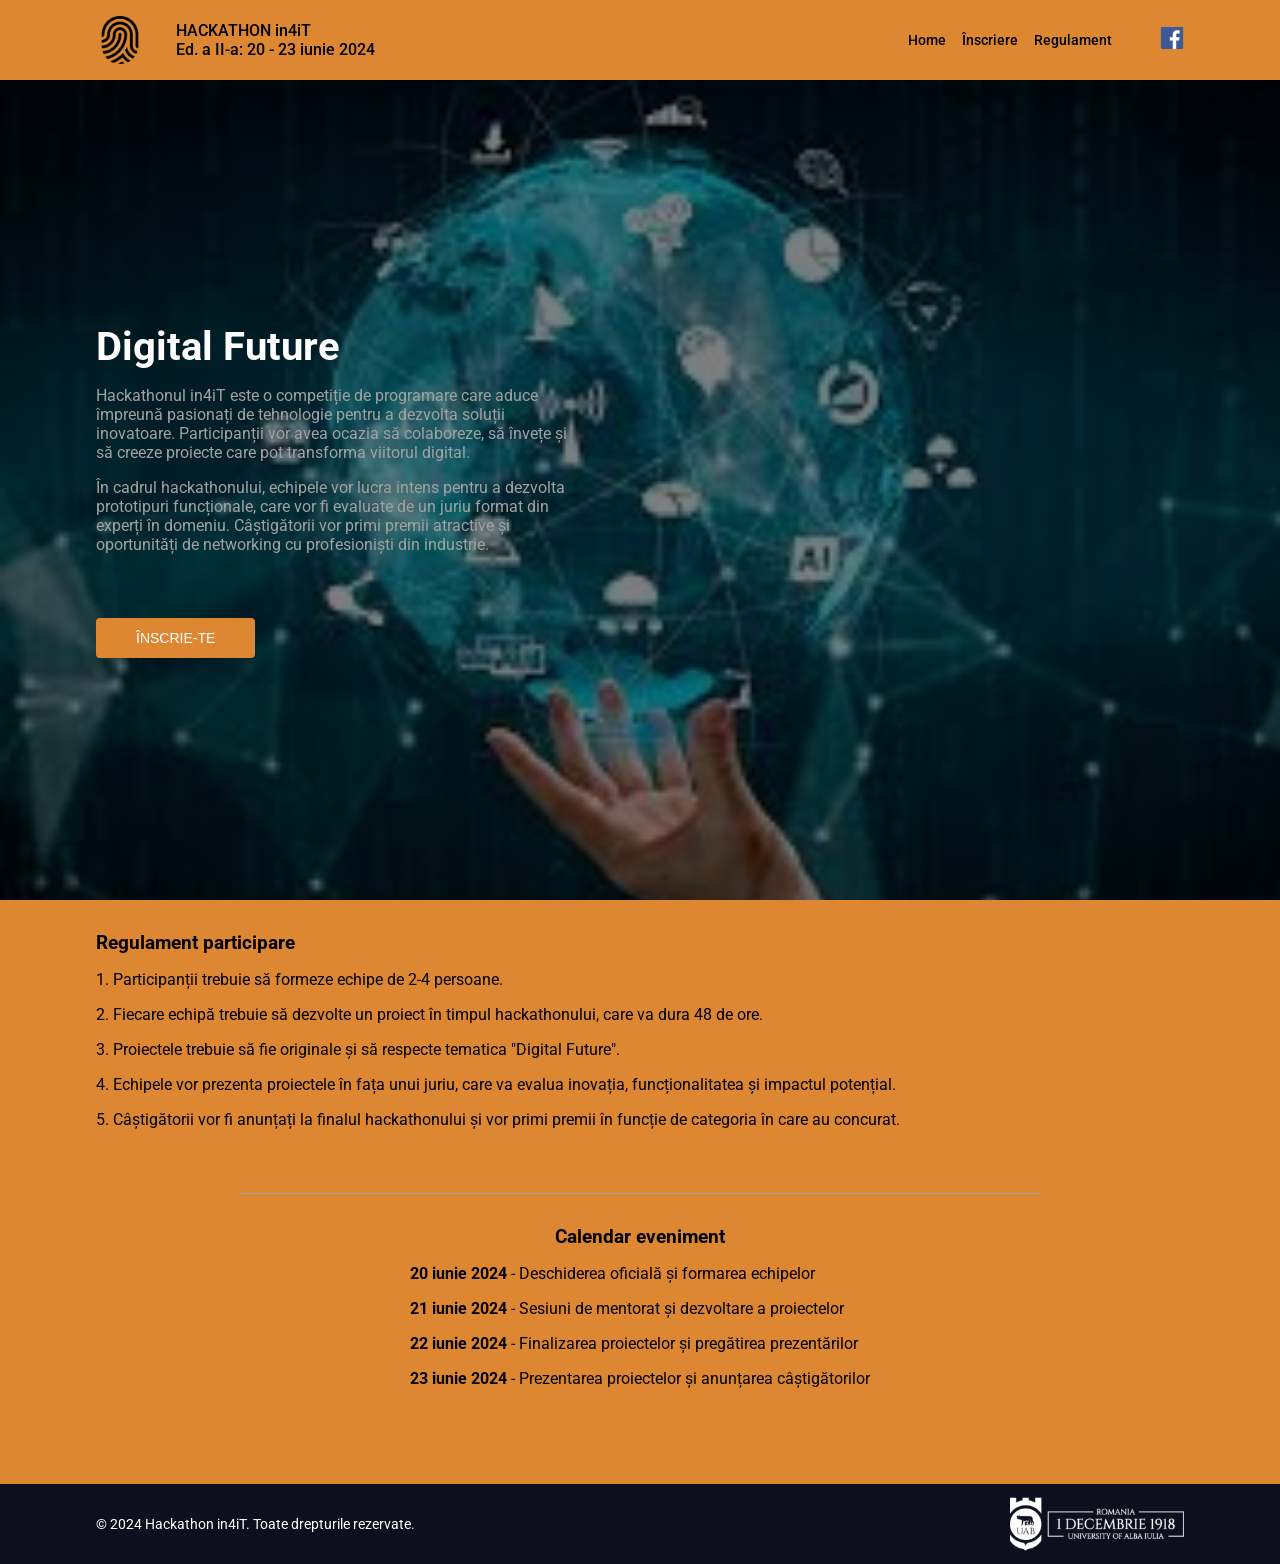
<file: Lab1v/index.html>
<!DOCTYPE html>
<html lang="en">
<head>
    <meta charset="UTF-8">
    <meta name="viewport" content="width=device-width, initial-scale=1.0">
    <title>Lab 1</title>
    <link rel="stylesheet" href="style.css">
</head>
<body>
    <div class="hero">
        <header>
            <div class="left-side">
                <img src="./images/logo.svg" alt="logo" class="logo">
                <div class="header-title">
                    <p>HACKATHON in4iT</p>
                    <p>Ed. a II-a: 20 - 23 iunie 2024</p>
                </div>

                <div class="menu">
                    <img src="./images/menu.svg" alt="menu">
                </div>
            </div>

            <div class="right-side">
                <nav>
                    <a href="#">Home</a>
                    <a href="#">Înscriere</a>
                    <a href="#">Regulament</a>
                </nav>
    
                <a href="https://facebook.com" target="_blank" class="facebook-link">
                    <img src="./images/fb.svg" alt="facebook" >
                </a>
            </div>
        </header>

        <div class="hero-content">
            <div class="content">
                <h1>Digital Future</h1>
                <p>Hackathonul in4iT este o competiție de programare care aduce împreună pasionați de tehnologie pentru a dezvolta soluții inovatoare. Participanții vor avea ocazia să colaboreze, să învețe și să creeze proiecte care pot transforma viitorul digital.</p>
                <p>În cadrul hackathonului, echipele vor lucra intens pentru a dezvolta prototipuri funcționale, care vor fi evaluate de un juriu format din experți în domeniu. Câștigătorii vor primi premii atractive și oportunități de networking cu profesioniști din industrie.</p>
    
                <button>Înscrie-te</button>
            </div>
        </div>
    </div>

    <section>
        <div class="rules">
            <h3>Regulament participare</h3>
            <p>1. Participanții trebuie să formeze echipe de 2-4 persoane.</p>
            <p>2. Fiecare echipă trebuie să dezvolte un proiect în timpul hackathonului, care va dura 48 de ore.</p>
            <p>3. Proiectele trebuie să fie originale și să respecte tematica "Digital Future".</p>
            <p>4. Echipele vor prezenta proiectele în fața unui juriu, care va evalua inovația, funcționalitatea și impactul potențial.</p>
            <p>5. Câștigătorii vor fi anunțați la finalul hackathonului și vor primi premii în funcție de categoria în care au concurat.</p>
        </div>

        <div class="calendar">
            <div class="content">
                <h3>Calendar eveniment</h3>
                <div class="dates">
                    <p><strong>20 iunie 2024</strong> - Deschiderea oficială și formarea echipelor</p>
                    <p><strong>21 iunie 2024</strong> - Sesiuni de mentorat și dezvoltare a proiectelor</p>
                    <p><strong>22 iunie 2024</strong> - Finalizarea proiectelor și pregătirea prezentărilor</p>
                    <p><strong>23 iunie 2024</strong> - Prezentarea proiectelor și anunțarea câștigătorilor</p>
                </div>
            </div>
        </div>
    </section>

    <footer>
        <p>&copy; 2024 Hackathon in4iT. Toate drepturile rezervate.</p>
        <img src="./images/uab.svg" alt="uab logo" class="uab-logo">
    </footer>
</body>
</html>
</file>
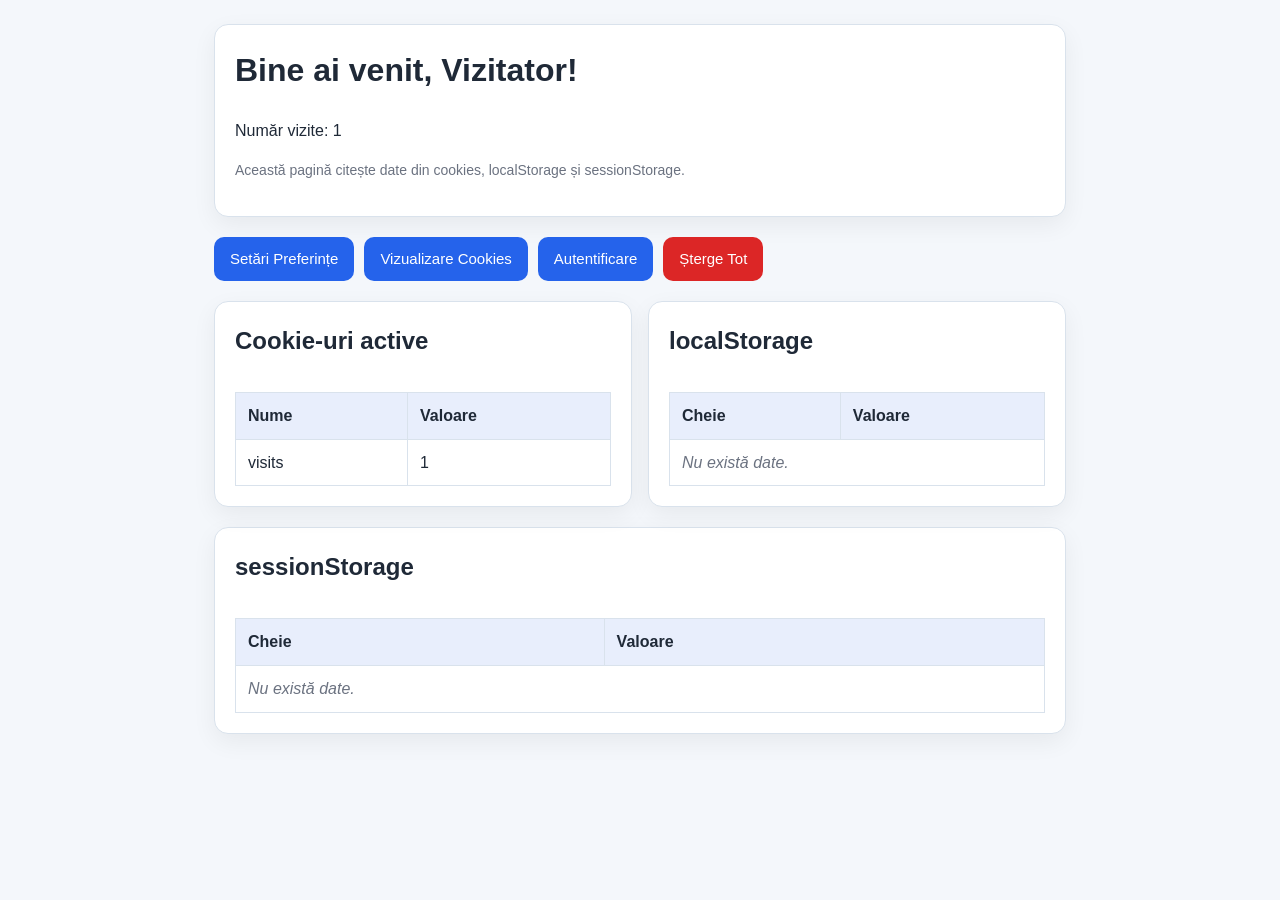
<file: lab3TW/index.html>
<!DOCTYPE html>
<html lang="ro">
<head>
    <meta charset="UTF-8">
    <meta name="viewport" content="width=device-width, initial-scale=1.0">
    <title>Laborator 3 - Acasă</title>
    <link rel="stylesheet" href="style.css">
</head>
<body>
    <div class="container">
        <div class="card">
            <h1 id="welcomeTitle">Bine ai venit!</h1>
            <p id="visitInfo"></p>
            <p class="small">Această pagină citește date din cookies, localStorage și sessionStorage.</p>
        </div>

        <nav>
            <a href="preferences.html">Setări Preferințe</a>
            <a href="cookies-info.html">Vizualizare Cookies</a>
            <a href="login.html">Autentificare</a>
            <button class="btn-danger" id="clearAllBtn">Șterge Tot</button>
        </nav>

        <div id="messageBox"></div>

        <div class="grid-2">
            <div class="card">
                <h2>Cookie-uri active</h2>
                <div class="table-wrapper">
                    <table>
                        <thead>
                            <tr>
                                <th>Nume</th>
                                <th>Valoare</th>
                            </tr>
                        </thead>
                        <tbody id="cookiesTable"></tbody>
                    </table>
                </div>
            </div>

            <div class="card">
                <h2>localStorage</h2>
                <div class="table-wrapper">
                    <table>
                        <thead>
                            <tr>
                                <th>Cheie</th>
                                <th>Valoare</th>
                            </tr>
                        </thead>
                        <tbody id="localTable"></tbody>
                    </table>
                </div>
            </div>
        </div>

        <div class="card">
            <h2>sessionStorage</h2>
            <div class="table-wrapper">
                <table>
                    <thead>
                        <tr>
                            <th>Cheie</th>
                            <th>Valoare</th>
                        </tr>
                    </thead>
                    <tbody id="sessionTable"></tbody>
                </table>
            </div>
        </div>
    </div>

    <script src="js/cookies.js"></script>
    <script src="js/storage.js"></script>
    <script>
        function applyTheme() {
            const theme = CookieManager.get('theme') || 'light';
            document.body.className = theme;
        }

        function showMessage(text, type = 'alert-success') {
            document.getElementById('messageBox').innerHTML = `<div class="${type}">${text}</div>`;
        }

        function renderTableBody(elementId, data) {
            const tbody = document.getElementById(elementId);
            const entries = Object.entries(data || {});

            if (!entries.length) {
                tbody.innerHTML = '<tr><td colspan="2" class="empty">Nu există date.</td></tr>';
                return;
            }

            tbody.innerHTML = entries.map(([key, value]) => `
                <tr>
                    <td>${key}</td>
                    <td>${typeof value === 'object' ? JSON.stringify(value) : value}</td>
                </tr>
            `).join('');
        }

        function initVisits() {
            const username = CookieManager.get('username') || 'Vizitator';
            let visits = parseInt(CookieManager.get('visits') || '0', 10);
            visits += 1;
            CookieManager.set('visits', visits, 365);

            document.getElementById('welcomeTitle').textContent = `Bine ai venit, ${username}!`;
            document.getElementById('visitInfo').textContent = `Număr vizite: ${visits}`;
        }

        function refreshData() {
            renderTableBody('cookiesTable', CookieManager.getAll());
            renderTableBody('localTable', StorageManager.getAllLocal());
            renderTableBody('sessionTable', StorageManager.getAllSession());
        }

        document.getElementById('clearAllBtn').addEventListener('click', () => {
            if (!confirm('Sigur vrei să ștergi toate cookie-urile și storage-urile?')) return;
            CookieManager.deleteAll();
            StorageManager.clearLocal();
            StorageManager.clearSession();
            showMessage('Toate datele au fost șterse. Pagina se va reîncărca.', 'alert-success');
            setTimeout(() => window.location.reload(), 700);
        });

        applyTheme();
        initVisits();
        refreshData();
    </script>
</body>
</html>
</file>
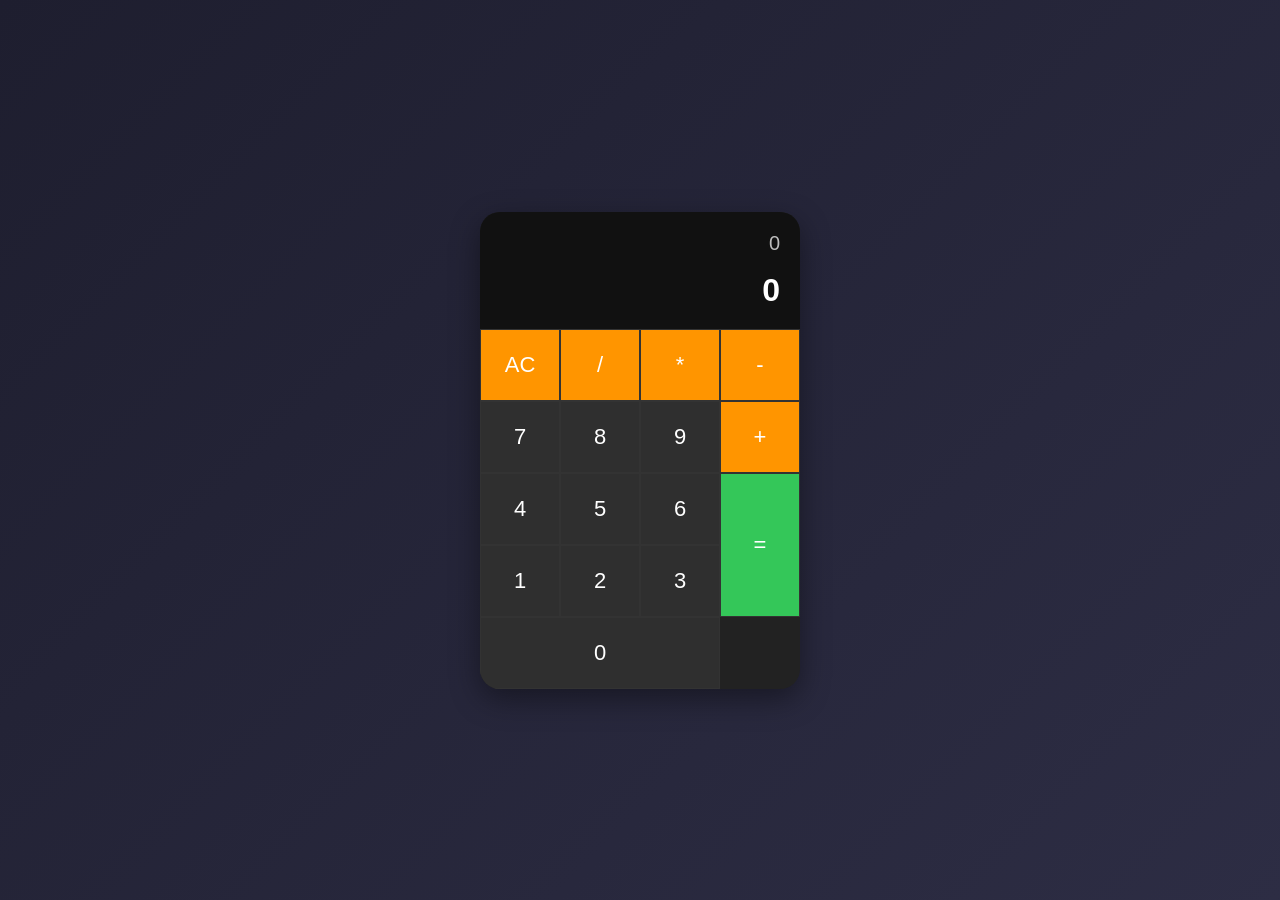
<file: Lab4TW/index.html>
<!DOCTYPE html>
<html lang="ro">
<head>
  <meta charset="UTF-8" />
  <meta name="viewport" content="width=device-width, initial-scale=1.0" />
  <title>Calculator MVC</title>
  <link rel="stylesheet" href="style.css" />
</head>
<body>
  <div class="calculator">
    <div class="display">
      <div id="expression" class="expression">0</div>
      <div id="result" class="result">0</div>
    </div>

    <div class="buttons">
      <button data-action="clear" class="btn operator">AC</button>
      <button data-action="operator" data-value="/" class="btn operator">/</button>
      <button data-action="operator" data-value="*" class="btn operator">*</button>
      <button data-action="operator" data-value="-" class="btn operator">-</button>

      <button data-action="number" data-value="7" class="btn">7</button>
      <button data-action="number" data-value="8" class="btn">8</button>
      <button data-action="number" data-value="9" class="btn">9</button>
      <button data-action="operator" data-value="+" class="btn operator">+</button>

      <button data-action="number" data-value="4" class="btn">4</button>
      <button data-action="number" data-value="5" class="btn">5</button>
      <button data-action="number" data-value="6" class="btn">6</button>
      <button data-action="equals" class="btn equal" rowspan="2">=</button>

      <button data-action="number" data-value="1" class="btn">1</button>
      <button data-action="number" data-value="2" class="btn">2</button>
      <button data-action="number" data-value="3" class="btn">3</button>

      <button data-action="number" data-value="0" class="btn zero">0</button>
    </div>
  </div>

  <script src="model.js"></script>
  <script src="view.js"></script>
  <script src="controller.js"></script>
</body>
</html>
</file>
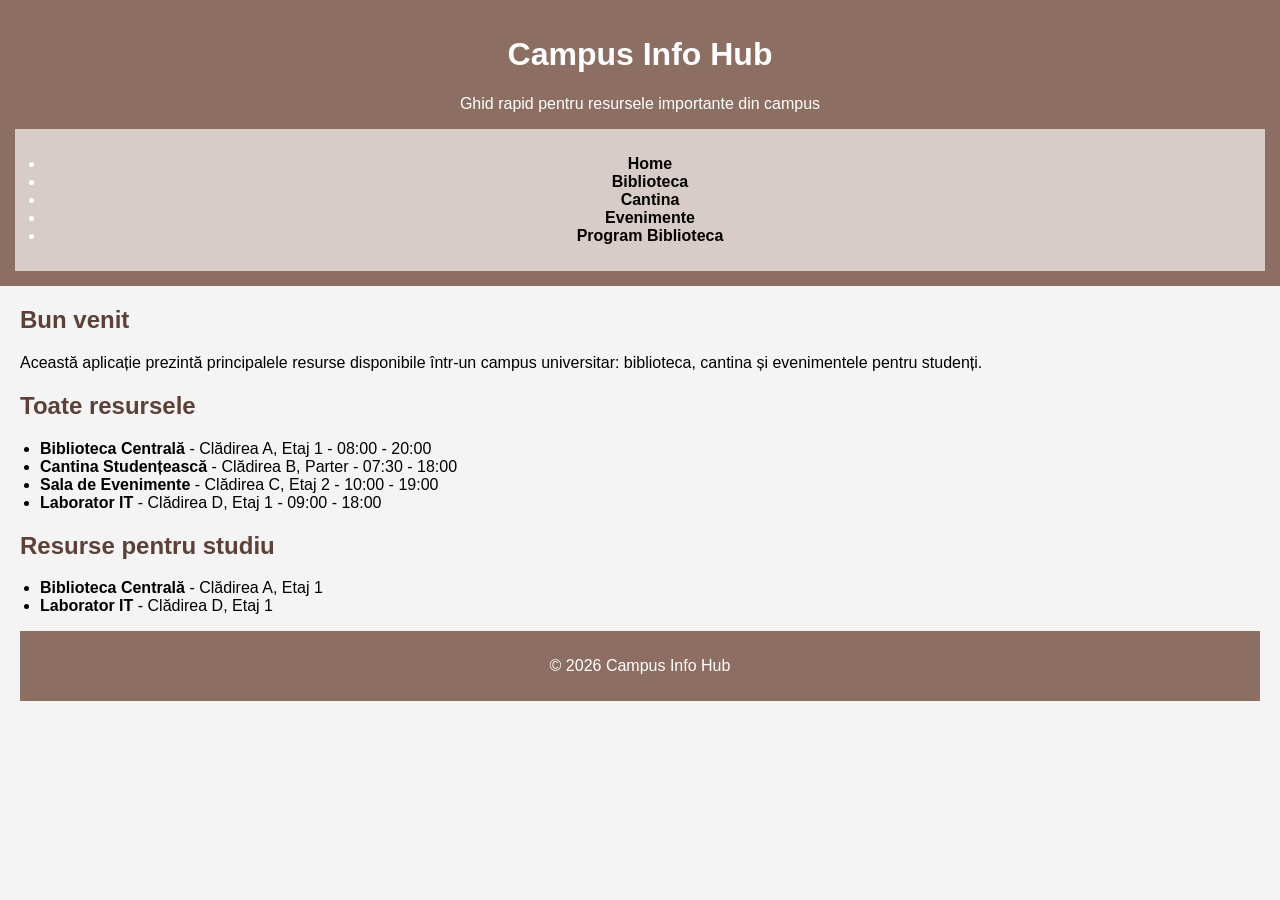
<file: Tehnologii WEB lab2/index.html>
<!DOCTYPE html>
<html lang="ro">
<head>
  <meta charset="UTF-8" />
  <meta name="viewport" content="width=device-width, initial-scale=1.0" />
  <title>Campus Info Hub</title>
  <link rel="stylesheet" href="css/style.css" />
</head>
<body>
  <header>
    <h1>Campus Info Hub</h1>
    <p>Ghid rapid pentru resursele importante din campus</p>

    <nav>
      <ul class="nav-list">
        <li><a href="index.html">Home</a></li>
        <li><a href="pages/library.html">Biblioteca</a></li>
        <li><a href="pages/cafeteria.html">Cantina</a></li>
        <li><a href="pages/events.html">Evenimente</a></li>
        <li><a href="pages/library.html#schedule">Program Biblioteca</a></li>
      </ul>
    </nav>
  </header>

  <main class="container">
    <section class="card">
      <h2>Bun venit</h2>
      <p>
        Această aplicație prezintă principalele resurse disponibile într-un campus universitar:
        biblioteca, cantina și evenimentele pentru studenți.
      </p>
      
    </section>

    <section class="card">
      <h2>Toate resursele</h2>
      <div id="resource-list"></div>
    </section>

    <section class="card">
      <h2>Resurse pentru studiu</h2>
      <div id="study-list"></div>
    </section>

   

  <footer>
    <p>&copy; 2026 Campus Info Hub</p>
  </footer>

  <script src="js/main.js"></script>
</body>
</html>
</file>
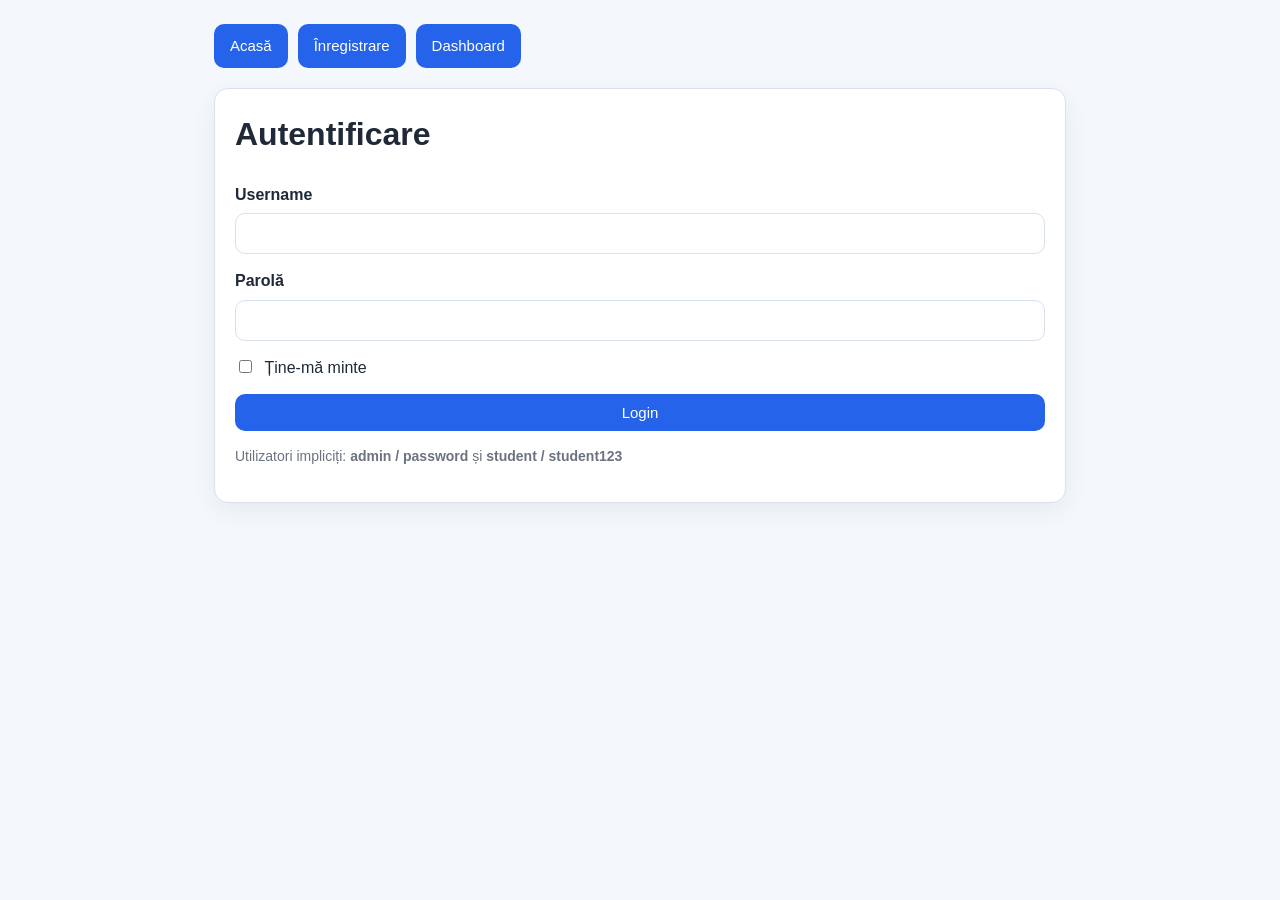
<file: lab3TW/cart.html>
<!DOCTYPE html>
<html lang="ro">
<head>
    <meta charset="UTF-8">
    <meta name="viewport" content="width=device-width, initial-scale=1.0">
    <title>Coș de cumpărături</title>
    <link rel="stylesheet" href="style.css">
</head>
<body>
    <div class="container">
        <nav>
            <a href="dashboard.html">Dashboard</a>
            <a href="index.html">Acasă</a>
            <button class="btn-danger" id="clearCartBtn">Golește Coșul</button>
        </nav>

        <div class="card">
            <h1>Coș de cumpărături</h1>
            <form id="cartForm">
                <div>
                    <label for="product">Produs</label>
                    <select id="product"></select>
                </div>

                <div>
                    <label for="quantity">Cantitate</label>
                    <input type="number" id="quantity" min="1" max="10" value="1" required>
                </div>

                <button type="submit">Adaugă în Coș</button>
            </form>
            <div id="messageBox"></div>
        </div>

        <div class="card">
            <h2>Produse în coș</h2>
            <div class="table-wrapper">
                <table>
                    <thead>
                        <tr>
                            <th>Produs</th>
                            <th>Cantitate</th>
                            <th>Preț unitar</th>
                            <th>Subtotal</th>
                            <th>Acțiune</th>
                        </tr>
                    </thead>
                    <tbody id="cartTable"></tbody>
                    <tfoot>
                        <tr>
                            <th colspan="3" class="right">TOTAL</th>
                            <th id="totalCell">0 lei</th>
                            <th></th>
                        </tr>
                    </tfoot>
                </table>
            </div>
        </div>
    </div>

    <script src="js/cookies.js"></script>
    <script src="js/storage.js"></script>
    <script>
        const products = {
            laptop: { name: 'Laptop', price: 2500 },
            telefon: { name: 'Telefon', price: 1200 },
            tableta: { name: 'Tabletă', price: 800 },
            casti: { name: 'Căști', price: 150 }
        };

        function applyTheme() {
            document.body.className = CookieManager.get('theme') || 'light';
            document.body.style.fontSize = StorageManager.getLocal('fontSize') || '16px';
        }

        function requireSession() {
            const session = StorageManager.getSession('session');
            if (!session) {
                window.location.href = 'login.html';
                return null;
            }
            return session;
        }

        function getCart() {
            return StorageManager.getSession('cart') || {};
        }

        function saveCart(cart) {
            StorageManager.setSession('cart', cart);
        }

        function populateProducts() {
            const select = document.getElementById('product');
            select.innerHTML = Object.entries(products).map(([key, product]) =>
                `<option value="${key}">${product.name} - ${product.price} lei</option>`
            ).join('');
        }

        function showMessage(text, type='alert-success') {
            document.getElementById('messageBox').innerHTML = `<div class="${type}">${text}</div>`;
        }

        function renderCart() {
            const cart = getCart();
            const tbody = document.getElementById('cartTable');
            let total = 0;
            const entries = Object.entries(cart);

            if (!entries.length) {
                tbody.innerHTML = '<tr><td colspan="5" class="empty">Coșul este gol.</td></tr>';
                document.getElementById('totalCell').textContent = '0 lei';
                return;
            }

            tbody.innerHTML = entries.map(([key, qty]) => {
                const product = products[key];
                const subtotal = product.price * qty;
                total += subtotal;
                return `
                    <tr>
                        <td>${product.name}</td>
                        <td>${qty}</td>
                        <td>${product.price} lei</td>
                        <td>${subtotal} lei</td>
                        <td><button class="btn-danger" onclick="removeItem('${key}')">Șterge</button></td>
                    </tr>
                `;
            }).join('');

            document.getElementById('totalCell').textContent = `${total} lei`;
        }

        function removeItem(key) {
            const cart = getCart();
            delete cart[key];
            saveCart(cart);
            renderCart();
        }

        document.getElementById('cartForm').addEventListener('submit', (e) => {
            e.preventDefault();
            const productKey = document.getElementById('product').value;
            const quantity = parseInt(document.getElementById('quantity').value, 10);

            if (quantity < 1 || quantity > 10) {
                showMessage('Cantitatea trebuie să fie între 1 și 10.', 'alert-error');
                return;
            }

            const cart = getCart();
            cart[productKey] = (cart[productKey] || 0) + quantity;
            saveCart(cart);
            renderCart();
            showMessage('Produsul a fost adăugat în coș.');
            document.getElementById('quantity').value = 1;
        });

        document.getElementById('clearCartBtn').addEventListener('click', () => {
            StorageManager.removeSession('cart');
            renderCart();
            showMessage('Coșul a fost golit.');
        });

        applyTheme();
        requireSession();
        populateProducts();
        renderCart();
    </script>
</body>
</html>
</file>
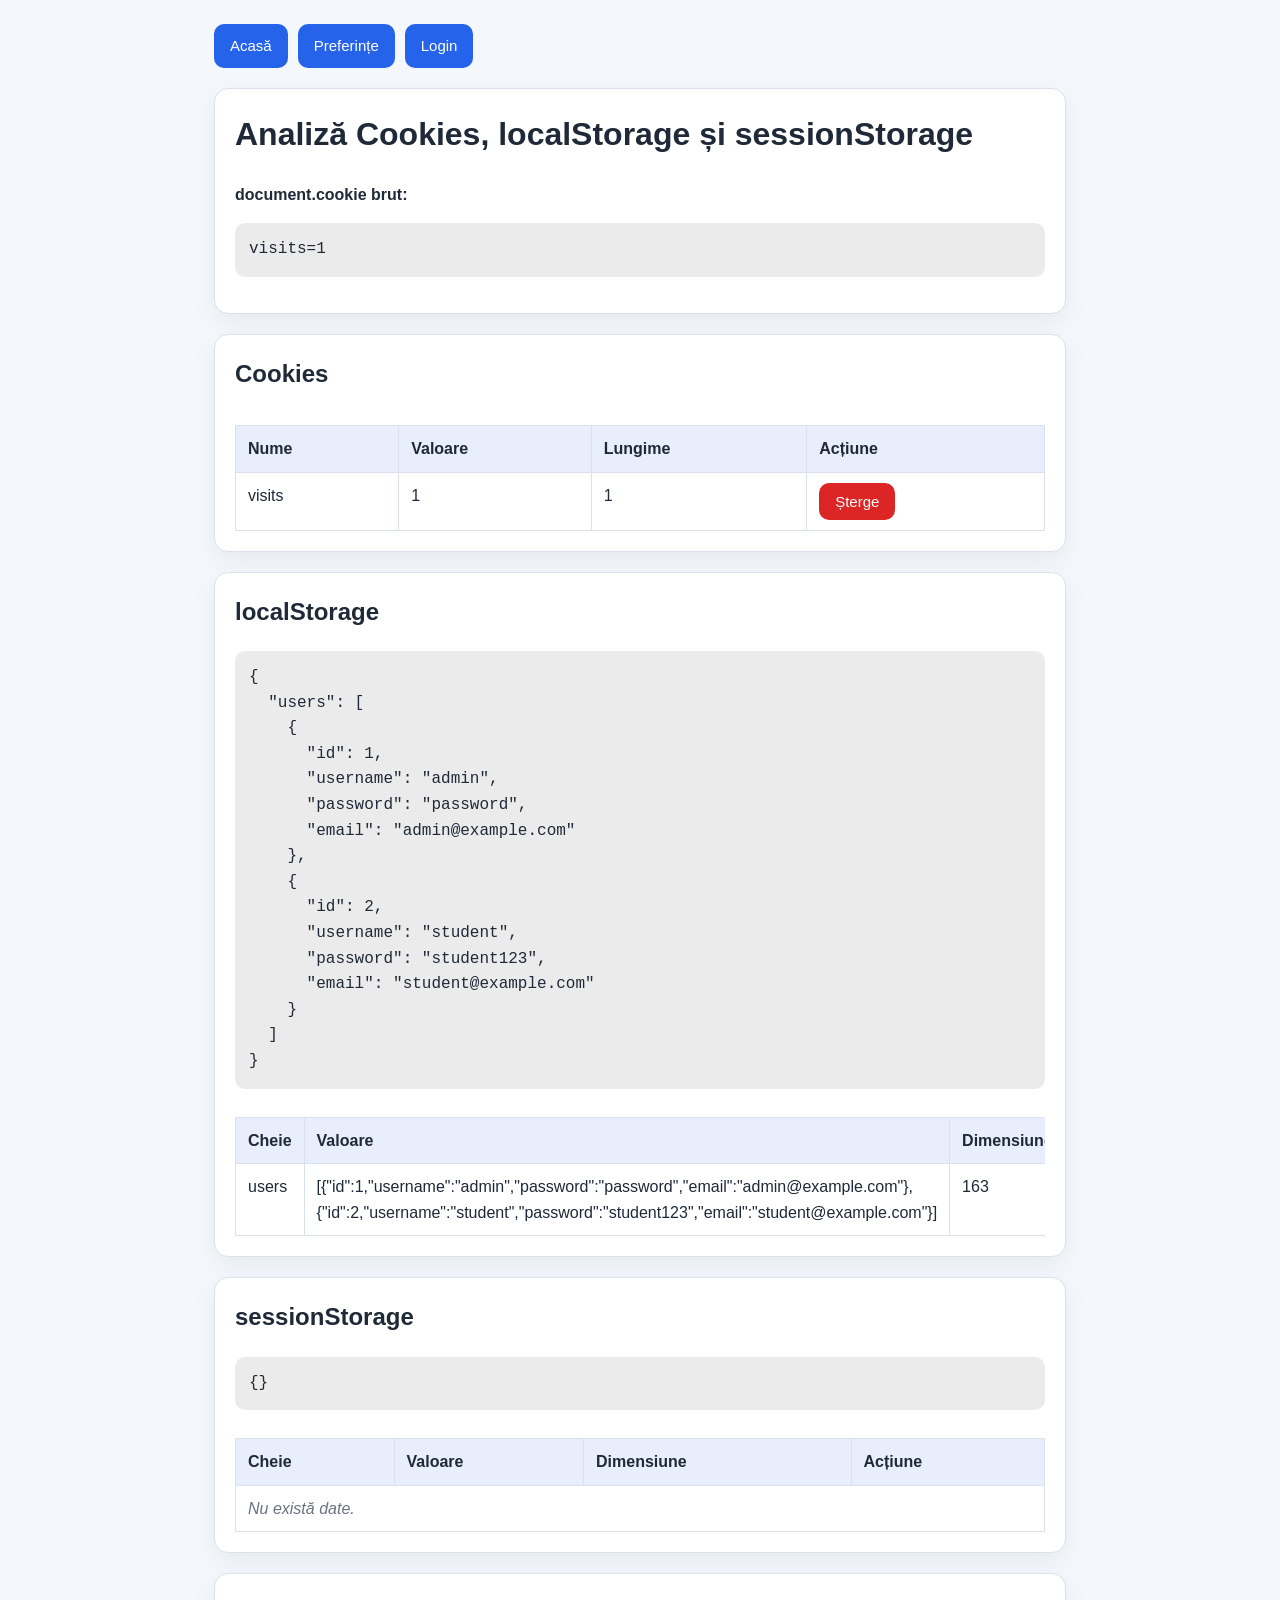
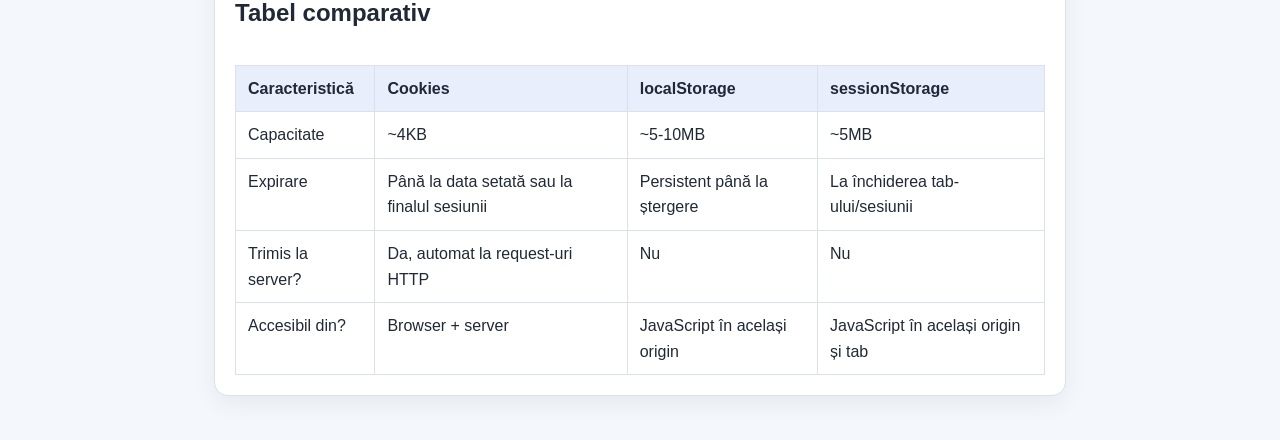
<file: lab3TW/cookies-info.html>
<!DOCTYPE html>
<html lang="ro">
<head>
    <meta charset="UTF-8">
    <meta name="viewport" content="width=device-width, initial-scale=1.0">
    <title>Informații Cookies și Storage</title>
    <link rel="stylesheet" href="style.css">
</head>
<body>
    <div class="container">
        <nav>
            <a href="index.html">Acasă</a>
            <a href="preferences.html">Preferințe</a>
            <a href="login.html">Login</a>
        </nav>

        <div class="card">
            <h1>Analiză Cookies, localStorage și sessionStorage</h1>
            <p><strong>document.cookie brut:</strong></p>
            <pre id="rawCookies"></pre>
        </div>

        <div class="card">
            <h2>Cookies</h2>
            <div class="table-wrapper">
                <table>
                    <thead>
                        <tr>
                            <th>Nume</th>
                            <th>Valoare</th>
                            <th>Lungime</th>
                            <th>Acțiune</th>
                        </tr>
                    </thead>
                    <tbody id="cookiesTable"></tbody>
                </table>
            </div>
        </div>

        <div class="card">
            <h2>localStorage</h2>
            <pre id="localJson"></pre>
            <div class="table-wrapper">
                <table>
                    <thead>
                        <tr>
                            <th>Cheie</th>
                            <th>Valoare</th>
                            <th>Dimensiune</th>
                            <th>Acțiune</th>
                        </tr>
                    </thead>
                    <tbody id="localTable"></tbody>
                </table>
            </div>
        </div>

        <div class="card">
            <h2>sessionStorage</h2>
            <pre id="sessionJson"></pre>
            <div class="table-wrapper">
                <table>
                    <thead>
                        <tr>
                            <th>Cheie</th>
                            <th>Valoare</th>
                            <th>Dimensiune</th>
                            <th>Acțiune</th>
                        </tr>
                    </thead>
                    <tbody id="sessionTable"></tbody>
                </table>
            </div>
        </div>

        <div class="card">
            <h2>Tabel comparativ</h2>
            <div class="table-wrapper">
                <table>
                    <thead>
                        <tr>
                            <th>Caracteristică</th>
                            <th>Cookies</th>
                            <th>localStorage</th>
                            <th>sessionStorage</th>
                        </tr>
                    </thead>
                    <tbody>
                        <tr>
                            <td>Capacitate</td>
                            <td>~4KB</td>
                            <td>~5-10MB</td>
                            <td>~5MB</td>
                        </tr>
                        <tr>
                            <td>Expirare</td>
                            <td>Până la data setată sau la finalul sesiunii</td>
                            <td>Persistent până la ștergere</td>
                            <td>La închiderea tab-ului/sesiunii</td>
                        </tr>
                        <tr>
                            <td>Trimis la server?</td>
                            <td>Da, automat la request-uri HTTP</td>
                            <td>Nu</td>
                            <td>Nu</td>
                        </tr>
                        <tr>
                            <td>Accesibil din?</td>
                            <td>Browser + server</td>
                            <td>JavaScript în același origin</td>
                            <td>JavaScript în același origin și tab</td>
                        </tr>
                    </tbody>
                </table>
            </div>
        </div>
    </div>

    <script src="js/cookies.js"></script>
    <script src="js/storage.js"></script>
    <script>
        function applyTheme() {
            document.body.className = CookieManager.get('theme') || 'light';
            document.body.style.fontSize = StorageManager.getLocal('fontSize') || '16px';
        }

        function getLength(value) {
            return String(value).length;
        }

        function renderCookies() {
            const data = CookieManager.getAll();
            document.getElementById('rawCookies').textContent = document.cookie || '(gol)';
            const tbody = document.getElementById('cookiesTable');
            const entries = Object.entries(data);

            if (!entries.length) {
                tbody.innerHTML = '<tr><td colspan="4" class="empty">Nu există cookie-uri active.</td></tr>';
                return;
            }

            tbody.innerHTML = entries.map(([name, value]) => `
                <tr>
                    <td>${name}</td>
                    <td>${value}</td>
                    <td>${getLength(value)}</td>
                    <td><button class="btn-danger" onclick="deleteCookie('${name}')">Șterge</button></td>
                </tr>
            `).join('');
        }

        function renderStorage(tableId, jsonId, data, deleteFnName) {
            document.getElementById(jsonId).textContent = JSON.stringify(data, null, 2) || '{}';
            const tbody = document.getElementById(tableId);
            const entries = Object.entries(data || {});

            if (!entries.length) {
                tbody.innerHTML = '<tr><td colspan="4" class="empty">Nu există date.</td></tr>';
                return;
            }

            tbody.innerHTML = entries.map(([key, value]) => {
                const text = typeof value === 'object' ? JSON.stringify(value) : String(value);
                return `
                    <tr>
                        <td>${key}</td>
                        <td>${text}</td>
                        <td>${getLength(text)}</td>
                        <td><button class="btn-danger" onclick="${deleteFnName}('${key}')">Șterge</button></td>
                    </tr>
                `;
            }).join('');
        }

        function refreshAll() {
            renderCookies();
            renderStorage('localTable', 'localJson', StorageManager.getAllLocal(), 'deleteLocal');
            renderStorage('sessionTable', 'sessionJson', StorageManager.getAllSession(), 'deleteSession');
        }

        function deleteCookie(name) {
            CookieManager.delete(name);
            refreshAll();
        }

        function deleteLocal(key) {
            StorageManager.removeLocal(key);
            refreshAll();
        }

        function deleteSession(key) {
            StorageManager.removeSession(key);
            refreshAll();
        }

        applyTheme();
        refreshAll();
    </script>
</body>
</html>
</file>
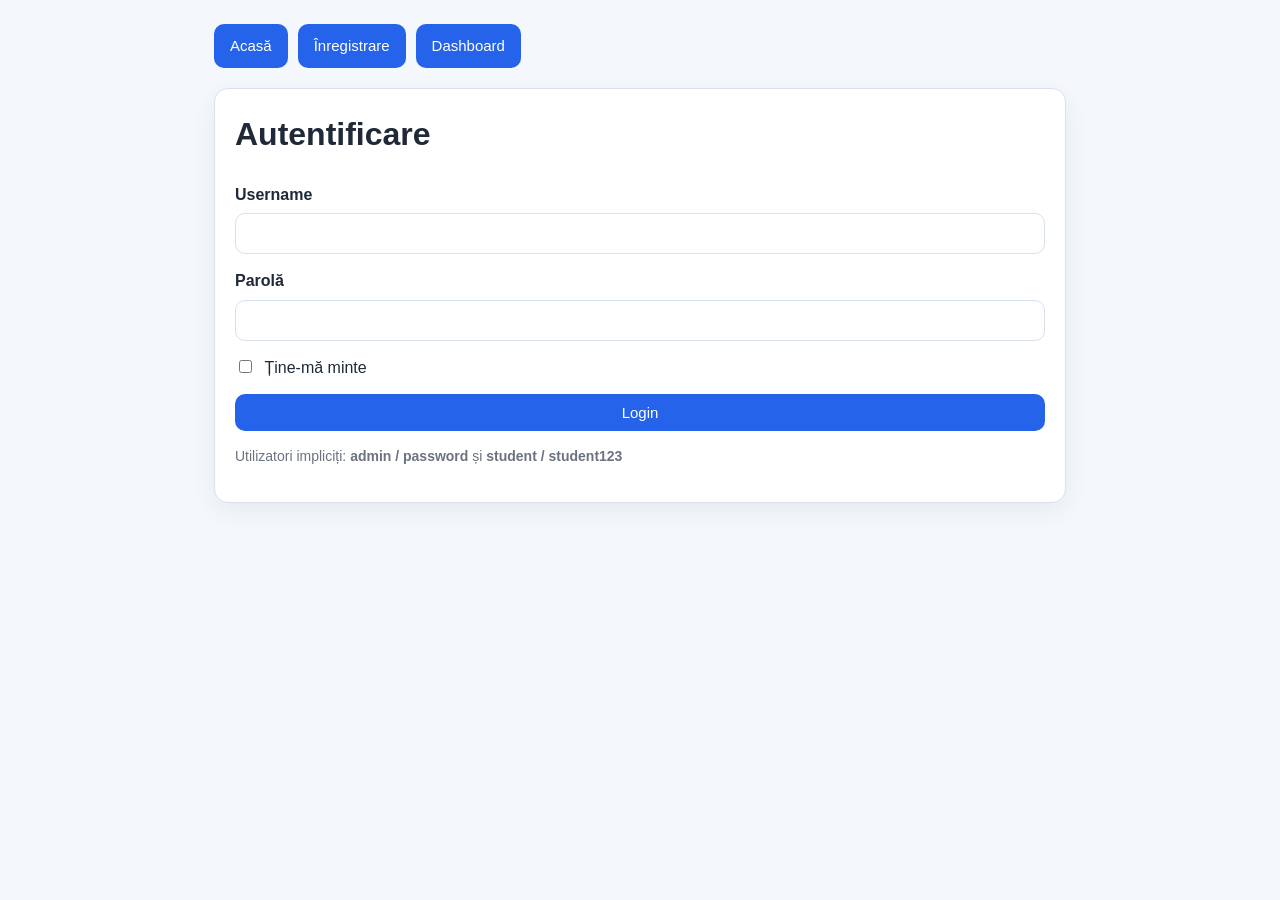
<file: lab3TW/dashboard.html>
<!DOCTYPE html>
<html lang="ro">
<head>
    <meta charset="UTF-8">
    <meta name="viewport" content="width=device-width, initial-scale=1.0">
    <title>Dashboard</title>
    <link rel="stylesheet" href="style.css">
</head>
<body>
    <div class="container">
        <nav>
            <a href="index.html">Acasă</a>
            <a href="cart.html">Coș de cumpărături</a>
            <a href="dashboard.html" target="_blank">Deschide în tab nou</a>
            <button id="logoutBtn" class="btn-danger">Deconectare</button>
        </nav>

        <div class="card">
            <h1>Dashboard utilizator</h1>
            <div id="sessionInfo"></div>
        </div>

        <div class="card">
            <h2>Date brute din sessionStorage</h2>
            <pre id="rawSessionData"></pre>
            <p class="small">Deschide această pagină într-un tab nou și observă comportamentul sessionStorage.</p>
        </div>
    </div>

    <script src="js/cookies.js"></script>
    <script src="js/storage.js"></script>
    <script>
        function applyTheme() {
            document.body.className = CookieManager.get('theme') || 'light';
            document.body.style.fontSize = StorageManager.getLocal('fontSize') || '16px';
        }

        function requireSession() {
            const session = StorageManager.getSession('session');
            if (!session) {
                window.location.href = 'login.html';
                return null;
            }
            return session;
        }

        function formatDuration(ms) {
            const totalSeconds = Math.floor(ms / 1000);
            const hours = String(Math.floor(totalSeconds / 3600)).padStart(2, '0');
            const minutes = String(Math.floor((totalSeconds % 3600) / 60)).padStart(2, '0');
            const seconds = String(totalSeconds % 60).padStart(2, '0');
            return `${hours}:${minutes}:${seconds}`;
        }

        function renderSession() {
            const session = requireSession();
            if (!session) return;

            const loginTime = new Date(session.loginTime);
            const now = new Date();
            const duration = formatDuration(now - loginTime);

            document.getElementById('sessionInfo').innerHTML = `
                <p><strong>ID sesiune:</strong> ${session.sessionId}</p>
                <p><strong>Username:</strong> ${session.username}</p>
                <p><strong>Email:</strong> ${session.email}</p>
                <p><strong>Ora autentificării:</strong> ${loginTime.toLocaleString('ro-RO')}</p>
                <p><strong>Durata sesiunii:</strong> ${duration}</p>
            `;
            document.getElementById('rawSessionData').textContent = JSON.stringify(StorageManager.getAllSession(), null, 2);
        }

        document.getElementById('logoutBtn').addEventListener('click', () => {
            StorageManager.clearSession();
            window.location.href = 'login.html';
        });

        applyTheme();
        requireSession();
        renderSession();
        setInterval(renderSession, 1000);
    </script>
</body>
</html>
</file>
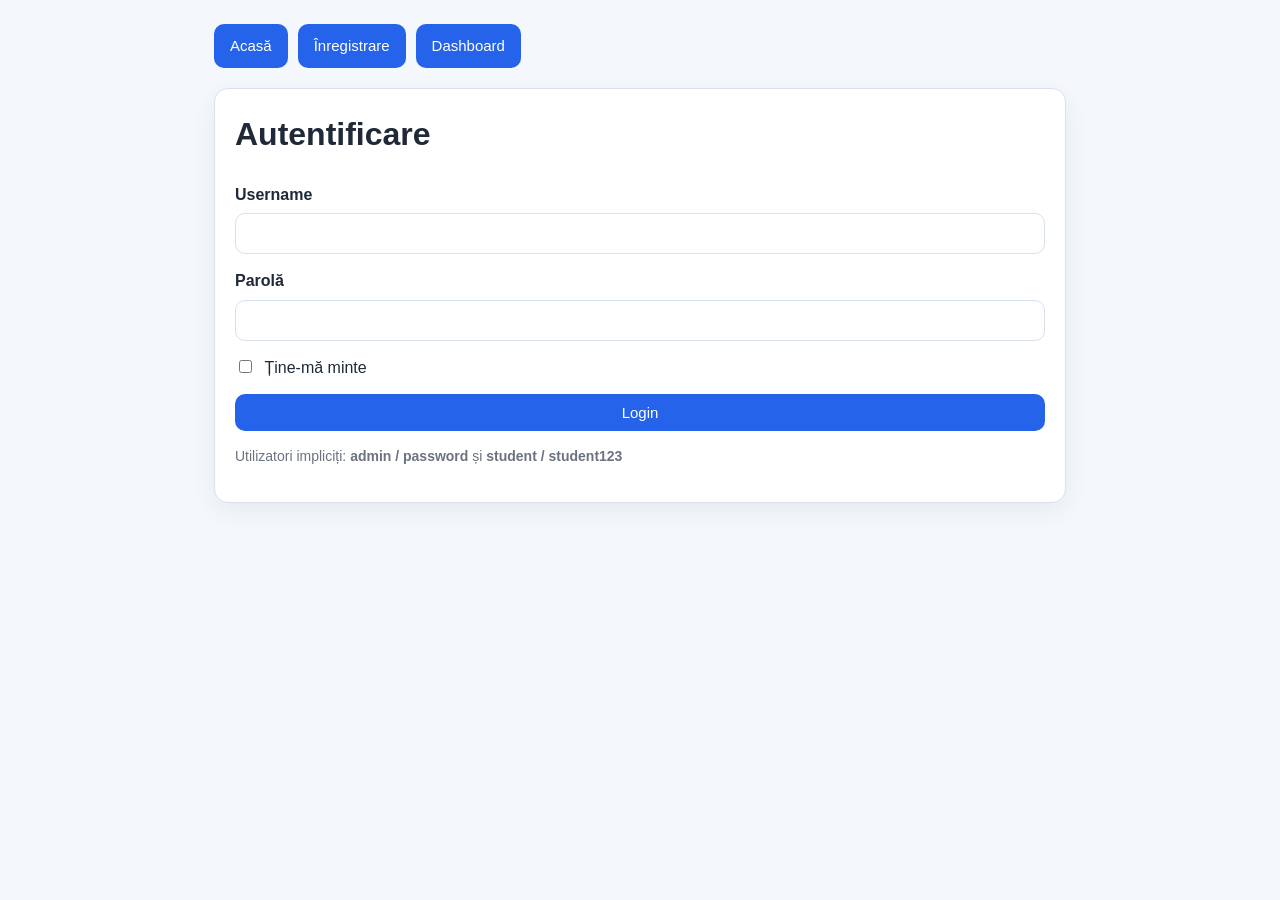
<file: lab3TW/login.html>
<!DOCTYPE html>
<html lang="ro">
<head>
    <meta charset="UTF-8">
    <meta name="viewport" content="width=device-width, initial-scale=1.0">
    <title>Autentificare</title>
    <link rel="stylesheet" href="style.css">
</head>
<body>
    <div class="container">
        <nav>
            <a href="index.html">Acasă</a>
            <a href="register.html">Înregistrare</a>
            <a href="dashboard.html">Dashboard</a>
        </nav>

        <div class="card">
            <h1>Autentificare</h1>
            <form id="loginForm">
                <div>
                    <label for="username">Username</label>
                    <input type="text" id="username" required>
                </div>

                <div>
                    <label for="password">Parolă</label>
                    <input type="password" id="password" required>
                </div>

                <div class="inline">
                    <label style="margin:0; font-weight:400;">
                        <input type="checkbox" id="rememberMe"> Ține-mă minte
                    </label>
                </div>

                <button type="submit">Login</button>
            </form>
            <div id="messageBox"></div>
            <p class="small">Utilizatori impliciți: <strong>admin / password</strong> și <strong>student / student123</strong></p>
        </div>
    </div>

    <script src="js/cookies.js"></script>
    <script src="js/storage.js"></script>
    <script>
        const defaultUsers = [
            { id: 1, username: 'admin', password: 'password', email: 'admin@example.com' },
            { id: 2, username: 'student', password: 'student123', email: 'student@example.com' }
        ];

        function applyTheme() {
            document.body.className = CookieManager.get('theme') || 'light';
            document.body.style.fontSize = StorageManager.getLocal('fontSize') || '16px';
        }

        function ensureUsers() {
            const users = StorageManager.getLocal('users');
            if (!Array.isArray(users) || !users.length) {
                StorageManager.setLocal('users', defaultUsers);
            }
        }

        function populateRememberedUser() {
            const remembered = StorageManager.getLocal('rememberedUsername');
            if (remembered) {
                document.getElementById('username').value = remembered;
                document.getElementById('rememberMe').checked = true;
            }
        }

        function generateSessionId() {
            return 'sess-' + Math.random().toString(36).slice(2) + Date.now();
        }

        document.getElementById('loginForm').addEventListener('submit', (e) => {
            e.preventDefault();
            const username = document.getElementById('username').value.trim();
            const password = document.getElementById('password').value;
            const rememberMe = document.getElementById('rememberMe').checked;
            const users = StorageManager.getLocal('users') || [];
            const user = users.find(u => u.username === username && u.password === password);
            const messageBox = document.getElementById('messageBox');

            if (!user) {
                messageBox.innerHTML = '<div class="alert-error">Username sau parolă incorectă.</div>';
                return;
            }

            if (rememberMe) {
                StorageManager.setLocal('rememberedUsername', user.username);
            } else {
                StorageManager.removeLocal('rememberedUsername');
            }

            StorageManager.setSession('session', {
                userId: user.id,
                username: user.username,
                email: user.email,
                loginTime: new Date().toISOString(),
                sessionId: generateSessionId()
            });

            messageBox.innerHTML = '<div class="alert-success">Autentificare reușită. Redirecționare...</div>';
            setTimeout(() => {
                window.location.href = 'dashboard.html';
            }, 1000);
        });

        applyTheme();
        ensureUsers();
        populateRememberedUser();
    </script>
</body>
</html>
</file>
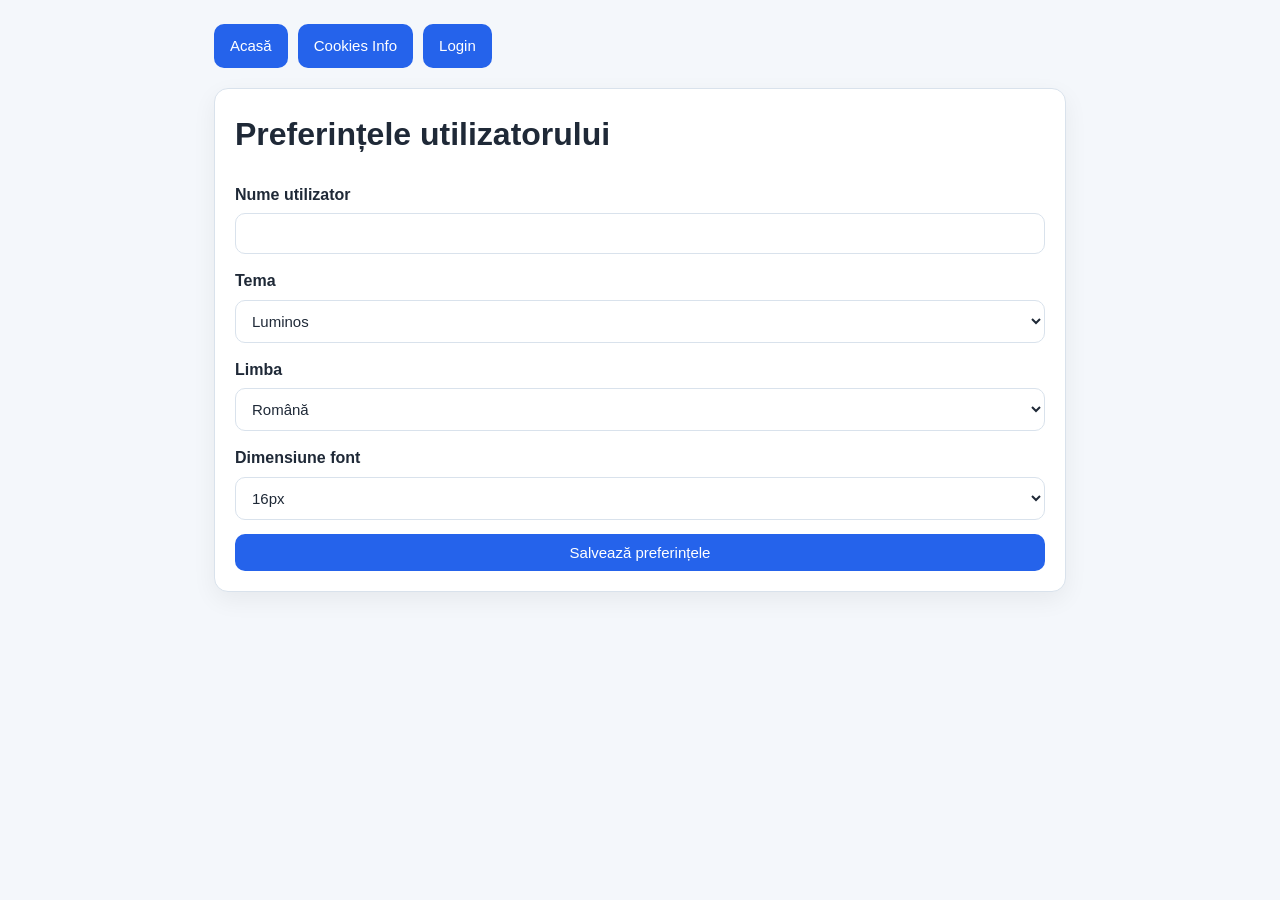
<file: lab3TW/preferences.html>
<!DOCTYPE html>
<html lang="ro">
<head>
    <meta charset="UTF-8">
    <meta name="viewport" content="width=device-width, initial-scale=1.0">
    <title>Setări Preferințe</title>
    <link rel="stylesheet" href="style.css">
</head>
<body>
    <div class="container">
        <nav>
            <a href="index.html">Acasă</a>
            <a href="cookies-info.html">Cookies Info</a>
            <a href="login.html">Login</a>
        </nav>

        <div class="card">
            <h1>Preferințele utilizatorului</h1>
            <form id="preferencesForm">
                <div>
                    <label for="username">Nume utilizator</label>
                    <input type="text" id="username" required>
                </div>

                <div>
                    <label for="theme">Tema</label>
                    <select id="theme">
                        <option value="light">Luminos</option>
                        <option value="dark">Întunecat</option>
                    </select>
                </div>

                <div>
                    <label for="language">Limba</label>
                    <select id="language">
                        <option value="Română">Română</option>
                        <option value="English">English</option>
                        <option value="Français">Français</option>
                    </select>
                </div>

                <div>
                    <label for="fontSize">Dimensiune font</label>
                    <select id="fontSize">
                        <option value="14px">14px</option>
                        <option value="16px">16px</option>
                        <option value="18px">18px</option>
                        <option value="20px">20px</option>
                    </select>
                </div>

                <button type="submit">Salvează preferințele</button>
            </form>
            <div id="messageBox"></div>
        </div>
    </div>

    <script src="js/cookies.js"></script>
    <script src="js/storage.js"></script>
    <script>
        function applyTheme() {
            const theme = CookieManager.get('theme') || 'light';
            document.body.className = theme;
        }

        function applyFontSize() {
            const fontSize = StorageManager.getLocal('fontSize') || '16px';
            document.body.style.fontSize = fontSize;
        }

        function loadFormData() {
            document.getElementById('username').value = CookieManager.get('username') || '';
            document.getElementById('theme').value = CookieManager.get('theme') || 'light';
            document.getElementById('language').value = StorageManager.getLocal('language') || 'Română';
            document.getElementById('fontSize').value = StorageManager.getLocal('fontSize') || '16px';
        }

        document.getElementById('theme').addEventListener('change', (e) => {
            document.body.className = e.target.value;
        });

        document.getElementById('fontSize').addEventListener('change', (e) => {
            document.body.style.fontSize = e.target.value;
        });

        document.getElementById('preferencesForm').addEventListener('submit', (e) => {
            e.preventDefault();

            const username = document.getElementById('username').value.trim();
            const theme = document.getElementById('theme').value;
            const language = document.getElementById('language').value;
            const fontSize = document.getElementById('fontSize').value;

            CookieManager.set('username', username || 'Vizitator', 365);
            CookieManager.set('theme', theme, 365);
            StorageManager.setLocal('language', language);
            StorageManager.setLocal('fontSize', fontSize);

            document.getElementById('messageBox').innerHTML = '<div class="alert-success">Preferințele au fost salvate cu succes. Vei fi redirecționat către pagina principală.</div>';
            document.body.className = theme;
            document.body.style.fontSize = fontSize;

            setTimeout(() => {
                window.location.href = 'index.html';
            }, 1500);
        });

        applyTheme();
        applyFontSize();
        loadFormData();
    </script>
</body>
</html>
</file>
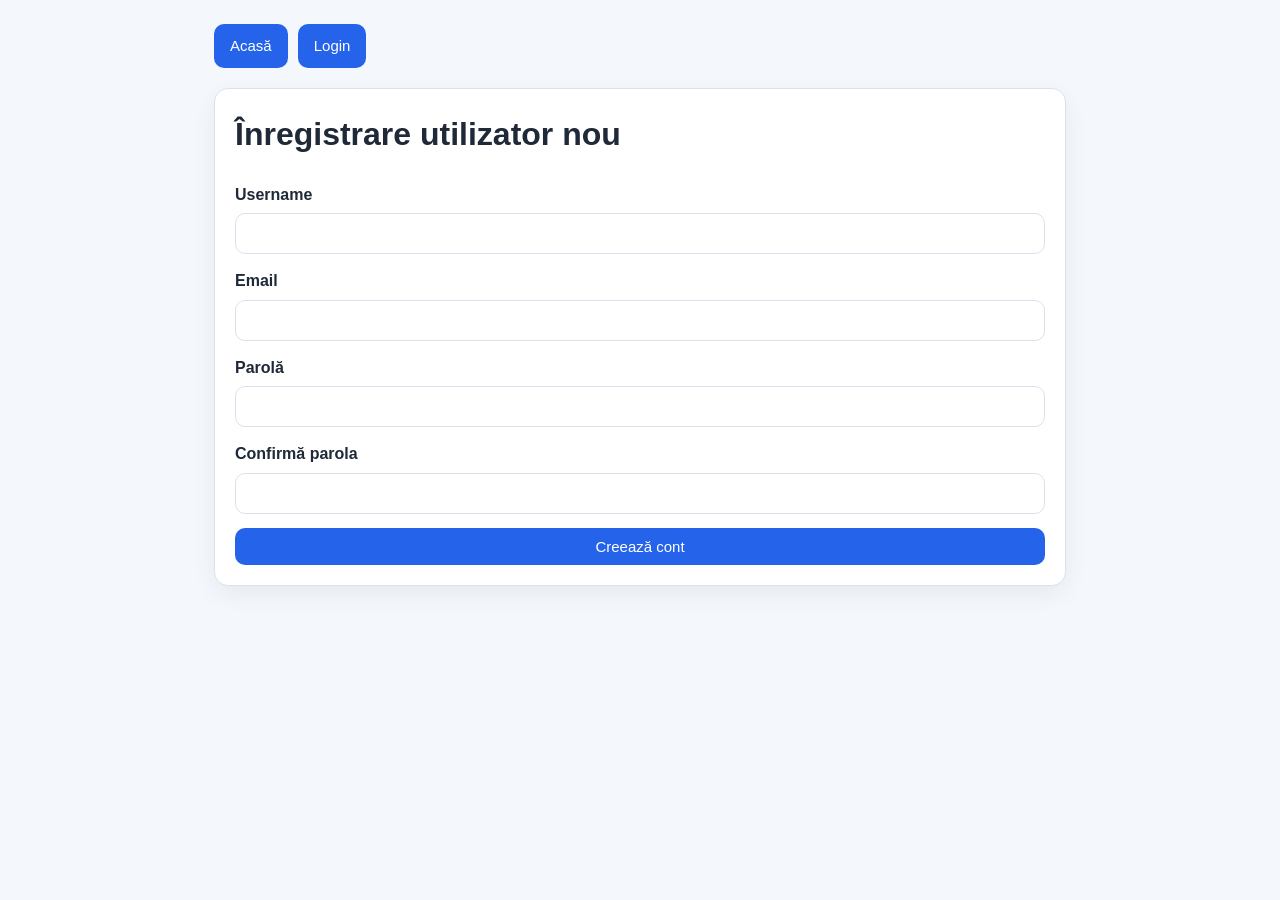
<file: lab3TW/register.html>
<!DOCTYPE html>
<html lang="ro">
<head>
    <meta charset="UTF-8">
    <meta name="viewport" content="width=device-width, initial-scale=1.0">
    <title>Înregistrare</title>
    <link rel="stylesheet" href="style.css">
</head>
<body>
    <div class="container">
        <nav>
            <a href="index.html">Acasă</a>
            <a href="login.html">Login</a>
        </nav>

        <div class="card">
            <h1>Înregistrare utilizator nou</h1>
            <form id="registerForm">
                <div>
                    <label for="username">Username</label>
                    <input type="text" id="username" minlength="3" required>
                </div>

                <div>
                    <label for="email">Email</label>
                    <input type="email" id="email" required>
                </div>

                <div>
                    <label for="password">Parolă</label>
                    <input type="password" id="password" minlength="6" required>
                </div>

                <div>
                    <label for="confirmPassword">Confirmă parola</label>
                    <input type="password" id="confirmPassword" minlength="6" required>
                </div>

                <button type="submit">Creează cont</button>
            </form>
            <div id="messageBox"></div>
        </div>
    </div>

    <script src="js/cookies.js"></script>
    <script src="js/storage.js"></script>
    <script>
        function applyTheme() {
            document.body.className = CookieManager.get('theme') || 'light';
            document.body.style.fontSize = StorageManager.getLocal('fontSize') || '16px';
        }

        function ensureUsers() {
            const users = StorageManager.getLocal('users');
            if (!Array.isArray(users)) {
                StorageManager.setLocal('users', []);
            }
        }

        document.getElementById('registerForm').addEventListener('submit', (e) => {
            e.preventDefault();
            const username = document.getElementById('username').value.trim();
            const email = document.getElementById('email').value.trim().toLowerCase();
            const password = document.getElementById('password').value;
            const confirmPassword = document.getElementById('confirmPassword').value;
            const users = StorageManager.getLocal('users') || [];
            const messageBox = document.getElementById('messageBox');

            if (!username || !email || !password || !confirmPassword) {
                messageBox.innerHTML = '<div class="alert-error">Toate câmpurile sunt obligatorii.</div>';
                return;
            }

            if (username.length < 3) {
                messageBox.innerHTML = '<div class="alert-error">Username-ul trebuie să aibă minim 3 caractere.</div>';
                return;
            }

            if (password.length < 6) {
                messageBox.innerHTML = '<div class="alert-error">Parola trebuie să aibă minim 6 caractere.</div>';
                return;
            }

            if (password !== confirmPassword) {
                messageBox.innerHTML = '<div class="alert-error">Parolele nu coincid.</div>';
                return;
            }

            if (users.some(user => user.username.toLowerCase() === username.toLowerCase())) {
                messageBox.innerHTML = '<div class="alert-error">Username-ul există deja.</div>';
                return;
            }

            if (users.some(user => user.email.toLowerCase() === email)) {
                messageBox.innerHTML = '<div class="alert-error">Email-ul există deja.</div>';
                return;
            }

            const newUser = {
                id: Date.now(),
                username,
                email,
                password
            };

            users.push(newUser);
            StorageManager.setLocal('users', users);
            messageBox.innerHTML = '<div class="alert-success">Cont creat cu succes. Vei fi redirecționat către login.</div>';

            setTimeout(() => {
                window.location.href = 'login.html';
            }, 1200);
        });

        applyTheme();
        ensureUsers();
    </script>
</body>
</html>
</file>
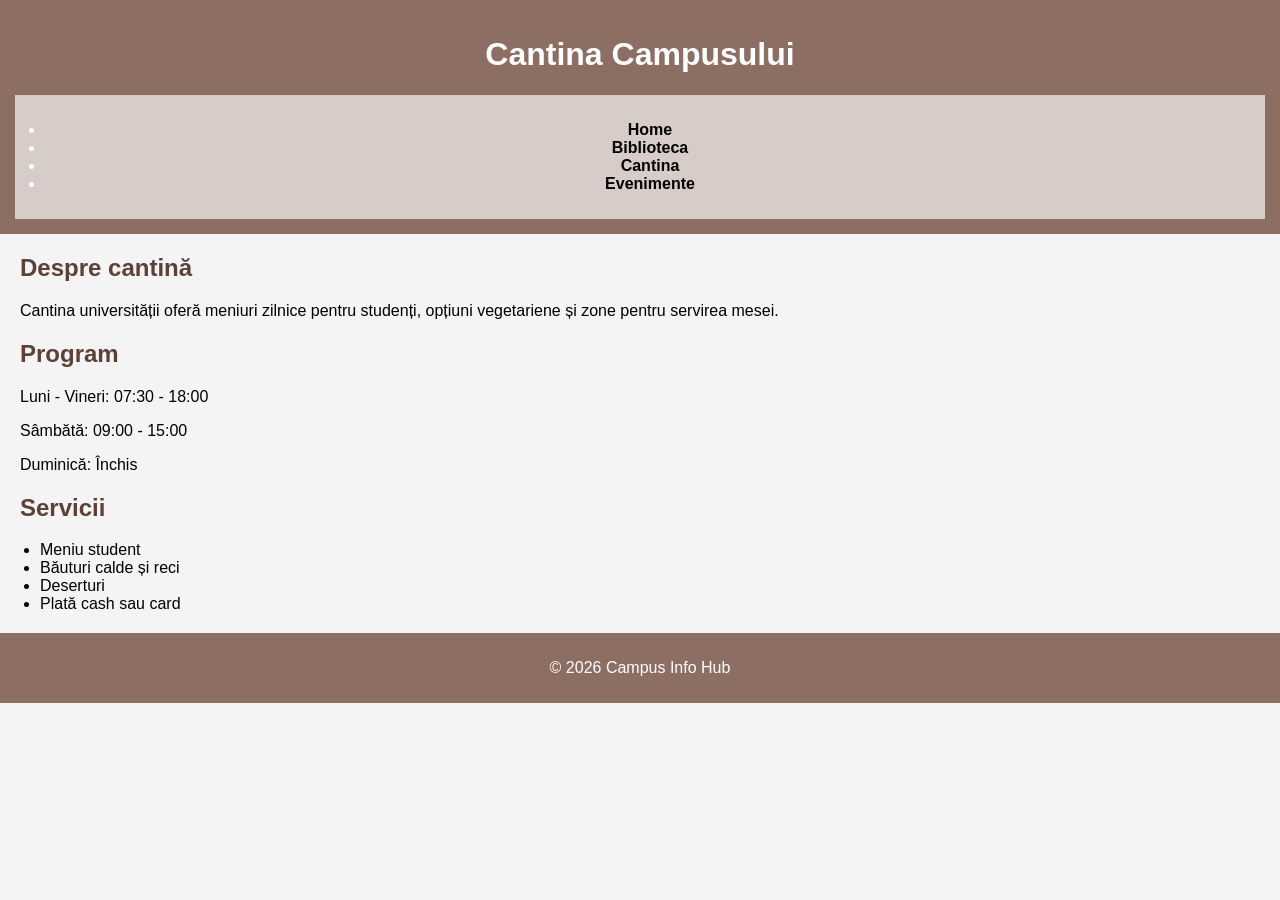
<file: Tehnologii WEB lab2/pages/cafeteria.html>
<!DOCTYPE html>
<html lang="ro">
<head>
  <meta charset="UTF-8" />
  <meta name="viewport" content="width=device-width, initial-scale=1.0" />
  <title>Cantina - Campus Info Hub</title>
  <link rel="stylesheet" href="../css/style.css" />
</head>
<body>
  <header>
    <h1>Cantina Campusului</h1>
    <nav>
      <ul class="nav-list">
        <li><a href="../index.html">Home</a></li>
        <li><a href="library.html">Biblioteca</a></li>
        <li><a href="cafeteria.html">Cantina</a></li>
        <li><a href="events.html">Evenimente</a></li>
      </ul>
    </nav>
  </header>

  <main class="container">
    <section class="card">
      <h2>Despre cantină</h2>
      <p>
        Cantina universității oferă meniuri zilnice pentru studenți, opțiuni vegetariene și zone pentru servirea mesei.
      </p>
    </section>

    <section class="card">
      <h2>Program</h2>
      <p>Luni - Vineri: 07:30 - 18:00</p>
      <p>Sâmbătă: 09:00 - 15:00</p>
      <p>Duminică: Închis</p>
    </section>

    <section class="card">
      <h2>Servicii</h2>
      <ul>
        <li>Meniu student</li>
        <li>Băuturi calde și reci</li>
        <li>Deserturi</li>
        <li>Plată cash sau card</li>
      </ul>
    </section>
  </main>

  <footer>
    <p>&copy; 2026 Campus Info Hub</p>
  </footer>
</body>
</html>
</file>
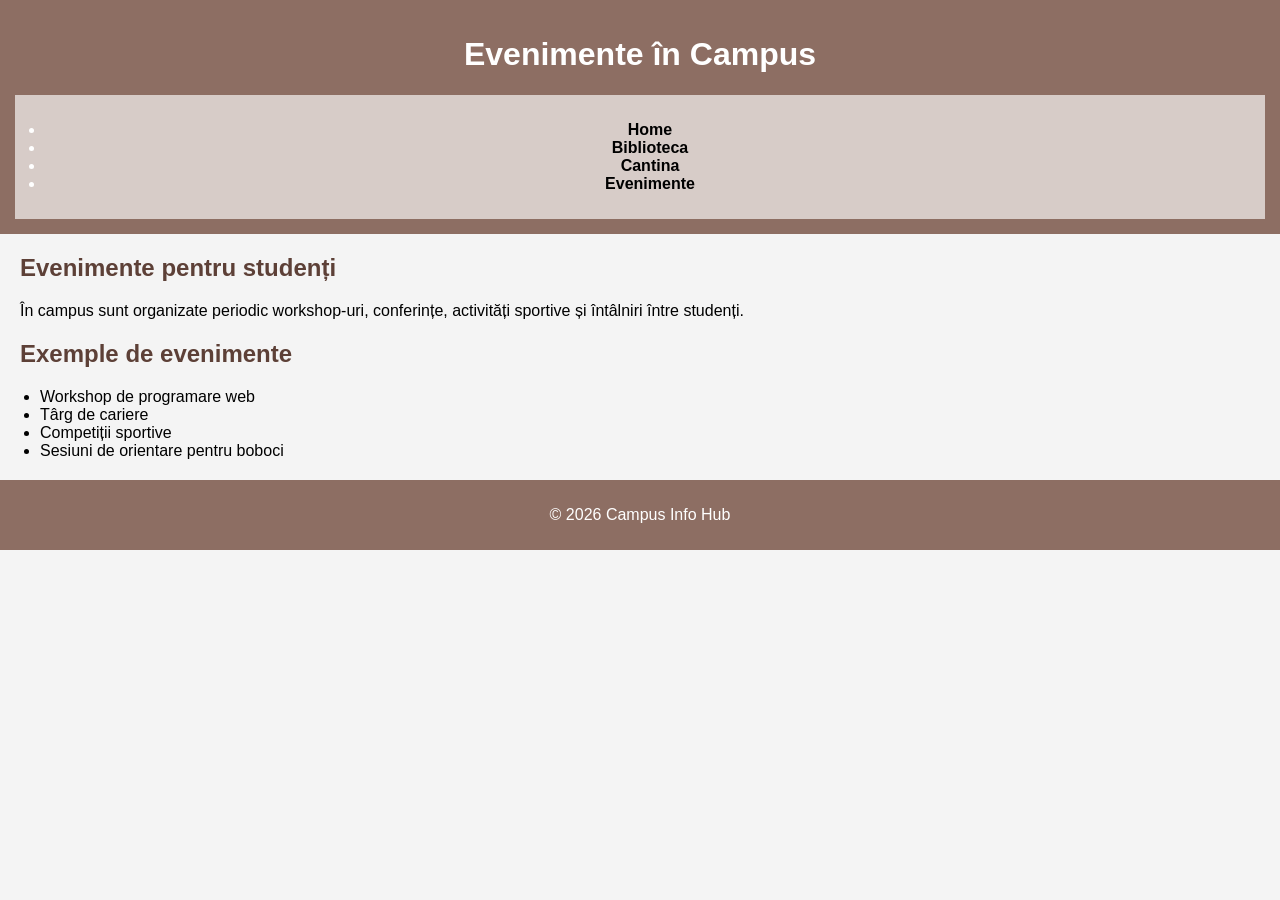
<file: Tehnologii WEB lab2/pages/events.html>
<!DOCTYPE html>
<html lang="ro">
<head>
  <meta charset="UTF-8" />
  <meta name="viewport" content="width=device-width, initial-scale=1.0" />
  <title>Evenimente - Campus Info Hub</title>
  <link rel="stylesheet" href="../css/style.css" />
</head>
<body>
  <header>
    <h1>Evenimente în Campus</h1>
    <nav>
      <ul class="nav-list">
        <li><a href="../index.html">Home</a></li>
        <li><a href="library.html">Biblioteca</a></li>
        <li><a href="cafeteria.html">Cantina</a></li>
        <li><a href="events.html">Evenimente</a></li>
      </ul>
    </nav>
  </header>

  <main class="container">
    <section class="card">
      <h2>Evenimente pentru studenți</h2>
      <p>
        În campus sunt organizate periodic workshop-uri, conferințe, activități sportive și întâlniri între studenți.
      </p>
    </section>

    <section class="card">
      <h2>Exemple de evenimente</h2>
      <ul>
        <li>Workshop de programare web</li>
        <li>Târg de cariere</li>
        <li>Competiții sportive</li>
        <li>Sesiuni de orientare pentru boboci</li>
      </ul>
    </section>
  </main>

  <footer>
    <p>&copy; 2026 Campus Info Hub</p>
  </footer>
</body>
</html>
</file>
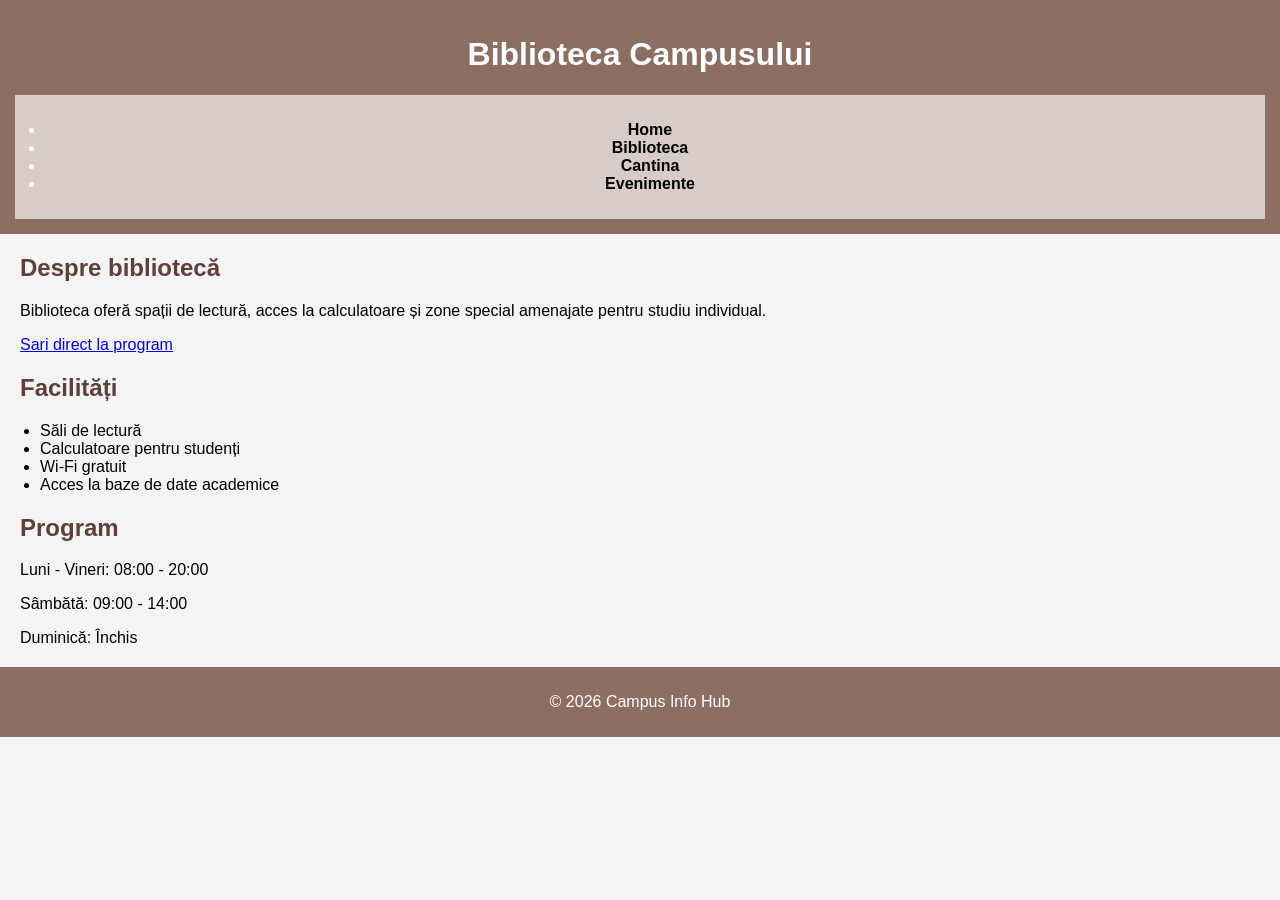
<file: Tehnologii WEB lab2/pages/library.html>
<!DOCTYPE html>
<html lang="ro">
<head>
  <meta charset="UTF-8" />
  <meta name="viewport" content="width=device-width, initial-scale=1.0" />
  <title>Biblioteca - Campus Info Hub</title>
  <link rel="stylesheet" href="../css/style.css" />
</head>
<body>
  <header>
    <h1>Biblioteca Campusului</h1>
    <nav>
      <ul class="nav-list">
        <li><a href="../index.html">Home</a></li>
        <li><a href="library.html">Biblioteca</a></li>
        <li><a href="cafeteria.html">Cantina</a></li>
        <li><a href="events.html">Evenimente</a></li>
      </ul>
    </nav>
  </header>

  <main class="container">
    <section class="card">
      <h2>Despre bibliotecă</h2>
      <p>
        Biblioteca oferă spații de lectură, acces la calculatoare și zone special amenajate pentru studiu individual.
      </p>
      <p>
        <a href="#schedule">Sari direct la program</a>
      </p>
    </section>

    <section class="card">
      <h2>Facilități</h2>
      <ul>
        <li>Săli de lectură</li>
        <li>Calculatoare pentru studenți</li>
        <li>Wi-Fi gratuit</li>
        <li>Acces la baze de date academice</li>
      </ul>
    </section>

    <section class="card" id="schedule">
      <h2>Program</h2>
      <p>Luni - Vineri: 08:00 - 20:00</p>
      <p>Sâmbătă: 09:00 - 14:00</p>
      <p>Duminică: Închis</p>
    </section>
  </main>

  <footer>
    <p>&copy; 2026 Campus Info Hub</p>
  </footer>
</body>
</html>
</file>
<file: Lab1v/style.css>
@import url('https://fonts.googleapis.com/css2?family=Roboto:ital,wght@0,100..900;1,100..900&display=swap');

*{
    box-sizing: border-box;
}

:root{
    --section-padding: 6rem;
}

p, h1, h3{
    margin: 0;
    padding: 0;
}

a {
    text-decoration: none;
    color: black;
}

button {
    border: none;
    background-color: transparent;
    cursor: pointer;
}

body{
    margin: 0;
    padding: 0;
    font-family: 'Roboto', sans-serif;
}

.hero {
    height: 100vh;
    display: flex;
    flex-direction: column;
}

header{
    height: 5rem;
    background-color: #DD8733;
    display: flex;
    align-items: center;
    justify-content: space-between;
    padding-left: var(--section-padding);
    padding-right: var(--section-padding); 
}

header .left-side {
    display: flex;
    align-items: center;
    gap: 2rem;
}

header .left-side .menu {
    display: none;
}

header .left-side .header-title{
    font-size: 1rem;
    font-weight: 500;
    color: black;
}

header .left-side .logo {
    height: 3rem;
}

header .right-side {
    display: flex;
    align-items: center;
    gap: 3rem;
}

nav {
    display: flex;
    align-items: center;
    gap: 1rem;
}

nav a {
    font-size: 0.875rem;
    font-weight: 500;
    color: black;
}

header .right-side .facebook-link img{
    height: 1.5rem;
    width: 1.5rem;
}

.hero-content {
    background: linear-gradient(rgba(0,0,0,0.5), rgba(0,0,0,0.5)), url('./images/background.webp');
    background-size: cover;
    background-position: center;
    flex: 1;
    padding-left: var(--section-padding);
    padding-right: var(--section-padding);
    display: flex;
    align-items: center;
}

.hero-content .content {
    max-width: 30rem;
    display: flex;
    flex-direction: column;
    gap: 1rem;
}

.hero-content .content h1 {
    font-size: 2.5rem;
    font-weight: 700;
    color: white;
}

.hero-content .content p {
    font-size: 1rem;
    font-weight: 400;
    color: rgb(161, 161, 161);
}

.hero-content .content button {
    width: fit-content;
    padding: 0.75rem 2.5rem;
    background-color: #DD8733;
    color: white;
    font-size: 0.875rem;
    font-weight: 500;
    border-radius: 0.25rem;
    cursor: pointer;
    text-transform: uppercase;
    margin-top: 3rem;
}

section {
    padding: 2rem var(--section-padding) 6rem;
    background-color: #DD8733;
}

section .rules {
    display: flex;
    flex-direction: column;
    gap: 1rem;
}

section .calendar {
    display: flex;
    justify-content: center;
    margin-top: 4rem;
    width: 100%;
}

section .calendar .content {
    border-top: 1px solid rgb(161, 161, 161);
    padding-top: 2rem;
    width: 100%;
    max-width: 50rem;
    display: flex;
    flex-direction: column;
    gap: 1rem;
    align-items: center;
}

section .calendar .content .dates{
    display: flex;
    flex-direction: column;
    gap: 1rem;
}

footer {
    height: 5rem;
    background-color: #0D0F1E;
    padding: 0.5rem var(--section-padding);
    display: flex;
    justify-content: space-between;
    align-items: center;
}

footer p{
    color: white;
    font-size: 0.875rem;
    font-weight: 400;
}

footer .uab-logo {
    height: 4rem;
}

@media (max-width: 992px) {
    :root {
        --section-padding: 2rem;
    }
}

@media (max-width: 768px) {
    :root {
        --section-padding: 1rem;
    }

    header .right-side {
        display: none;
    }

    header .left-side .menu {
        display: block;
    }

    header .left-side .menu img {
        height: 2rem;
        width: 2rem;
    }

    header .left-side {
        justify-content: space-between;
        width: 100%;
    }

    header .left-side .header-title {
        text-align: center;
    }

    .hero-content .content {
        max-width: 100%;
        text-align: center;
        align-items: center;
    }

    .hero-content .content h1{
        font-size: 2rem;
    }

    footer {
        flex-direction: column;
        gap: 1rem;
        height: fit-content;
        padding: 1rem 4rem;
        gap: 1rem;
    }
}
</file>
<file: lab3TW/style.css>
:root {
    --bg: #f4f7fb;
    --text: #1f2937;
    --card: #ffffff;
    --border: #d9e2ec;
    --primary: #2563eb;
    --primary-hover: #1d4ed8;
    --success-bg: #dcfce7;
    --success-text: #166534;
    --error-bg: #fee2e2;
    --error-text: #991b1b;
    --danger: #dc2626;
    --danger-hover: #b91c1c;
    --muted: #6b7280;
    --table-head: #e8eefc;
}

body.dark {
    --bg: #111827;
    --text: #f9fafb;
    --card: #1f2937;
    --border: #374151;
    --primary: #60a5fa;
    --primary-hover: #3b82f6;
    --success-bg: #14532d;
    --success-text: #dcfce7;
    --error-bg: #7f1d1d;
    --error-text: #fee2e2;
    --danger: #f87171;
    --danger-hover: #ef4444;
    --muted: #cbd5e1;
    --table-head: #243144;
}

* {
    box-sizing: border-box;
}

body {
    margin: 0;
    font-family: 'Segoe UI', Tahoma, Geneva, Verdana, sans-serif;
    background: var(--bg);
    color: var(--text);
    line-height: 1.6;
}

.container {
    max-width: 900px;
    margin: 0 auto;
    padding: 24px;
}

.card {
    background: var(--card);
    border: 1px solid var(--border);
    border-radius: 14px;
    padding: 20px;
    margin-bottom: 20px;
    box-shadow: 0 8px 24px rgba(0, 0, 0, 0.06);
}

h1, h2, h3 {
    margin-top: 0;
}

nav {
    display: flex;
    flex-wrap: wrap;
    gap: 10px;
    margin-bottom: 20px;
}

nav a,
.btn,
button {
    display: inline-block;
    text-decoration: none;
    background: var(--primary);
    color: #fff;
    border: none;
    border-radius: 10px;
    padding: 10px 16px;
    cursor: pointer;
    transition: 0.2s ease;
    font-size: 15px;
}

nav a:hover,
.btn:hover,
button:hover {
    background: var(--primary-hover);
    transform: translateY(-1px);
}

.btn-secondary {
    background: transparent;
    color: var(--text);
    border: 1px solid var(--border);
}

.btn-secondary:hover {
    background: rgba(128, 128, 128, 0.08);
}

.btn-danger {
    background: var(--danger);
}

.btn-danger:hover {
    background: var(--danger-hover);
}

form {
    display: grid;
    gap: 14px;
}

label {
    font-weight: 700;
    display: block;
    margin-bottom: 6px;
}

input,
select {
    width: 100%;
    padding: 11px 12px;
    border: 1px solid var(--border);
    border-radius: 10px;
    font-size: 15px;
    background: var(--card);
    color: var(--text);
}

input[type="checkbox"] {
    width: auto;
    margin-right: 8px;
}

.table-wrapper {
    overflow-x: auto;
}

table {
    width: 100%;
    border-collapse: collapse;
    margin-top: 12px;
}

th,
td {
    border: 1px solid var(--border);
    padding: 10px 12px;
    text-align: left;
    vertical-align: top;
}

th {
    background: var(--table-head);
}

tr:hover td {
    background: rgba(37, 99, 235, 0.04);
}

.alert-success,
.alert-error,
.alert-info {
    padding: 12px 14px;
    border-radius: 10px;
    margin-top: 10px;
}

.alert-success {
    background: var(--success-bg);
    color: var(--success-text);
}

.alert-error {
    background: var(--error-bg);
    color: var(--error-text);
}

.alert-info {
    background: rgba(37, 99, 235, 0.12);
    color: var(--text);
}

.grid-2 {
    display: grid;
    grid-template-columns: repeat(auto-fit, minmax(260px, 1fr));
    gap: 16px;
}

pre {
    background: rgba(0, 0, 0, 0.08);
    padding: 14px;
    border-radius: 10px;
    overflow: auto;
    white-space: pre-wrap;
    word-break: break-word;
}

body.dark pre {
    background: rgba(255, 255, 255, 0.06);
}

.small {
    font-size: 14px;
    color: var(--muted);
}

.inline {
    display: flex;
    gap: 10px;
    align-items: center;
    flex-wrap: wrap;
}

.right {
    text-align: right;
}

.empty {
    color: var(--muted);
    font-style: italic;
}
</file>
<file: Lab4TW/style.css>
* {
    box-sizing: border-box;
    margin: 0;
    padding: 0;
    font-family: Arial, sans-serif;
  }
  
  body {
    background: linear-gradient(135deg, #1e1e2f, #2d2d44);
    display: flex;
    justify-content: center;
    align-items: center;
    height: 100vh;
  }
  
  .calculator {
    width: 320px;
    background: #222;
    border-radius: 20px;
    box-shadow: 0 10px 30px rgba(0, 0, 0, 0.4);
    overflow: hidden;
  }
  
  .display {
    background: #111;
    color: white;
    text-align: right;
    padding: 20px;
    min-height: 100px;
  }
  
  .expression {
    font-size: 20px;
    color: #bdbdbd;
    min-height: 30px;
    word-wrap: break-word;
  }
  
  .result {
    font-size: 32px;
    font-weight: bold;
    margin-top: 10px;
    word-wrap: break-word;
  }
  
  .buttons {
    display: grid;
    grid-template-columns: repeat(4, 1fr);
  }
  
  .btn {
    padding: 22px;
    font-size: 22px;
    border: 1px solid #333;
    background: #2f2f2f;
    color: white;
    cursor: pointer;
    transition: 0.2s;
  }
  
  .btn:hover {
    background: #444;
  }
  
  .operator {
    background: #ff9500;
  }
  
  .operator:hover {
    background: #e68a00;
  }
  
  .equal {
    background: #34c759;
    grid-row: span 2;
  }
  
  .equal:hover {
    background: #28a745;
  }
  
  .zero {
    grid-column: span 3;
  }
</file>
<file: Tehnologii WEB lab2/css/style.css>
body{
    font-family: Arial;
    background:#f4f4f4;
    margin:0;
}

/* header */
header{
    background:#8d6e63;
    color:white;
    text-align:center;
    padding:15px;
}

/* meniu */
nav{
    background:#d7ccc8;
    padding:10px;
}

nav a{
    color:black;
    margin:10px;
    text-decoration:none;
    font-weight:bold;
}

/* conținut */
.container{
    margin:20px;
}

/* titluri */
h2{
    color:#5d4037;
}

/* listă */
ul{
    padding-left:20px;
}

/* taguri */
.tag{
    background:#efebe9;
    padding:4px 6px;
    margin:3px;
}

/* footer */
footer{
    background:#8d6e63;
    color:white;
    text-align:center;
    padding:10px;
}
</file>
